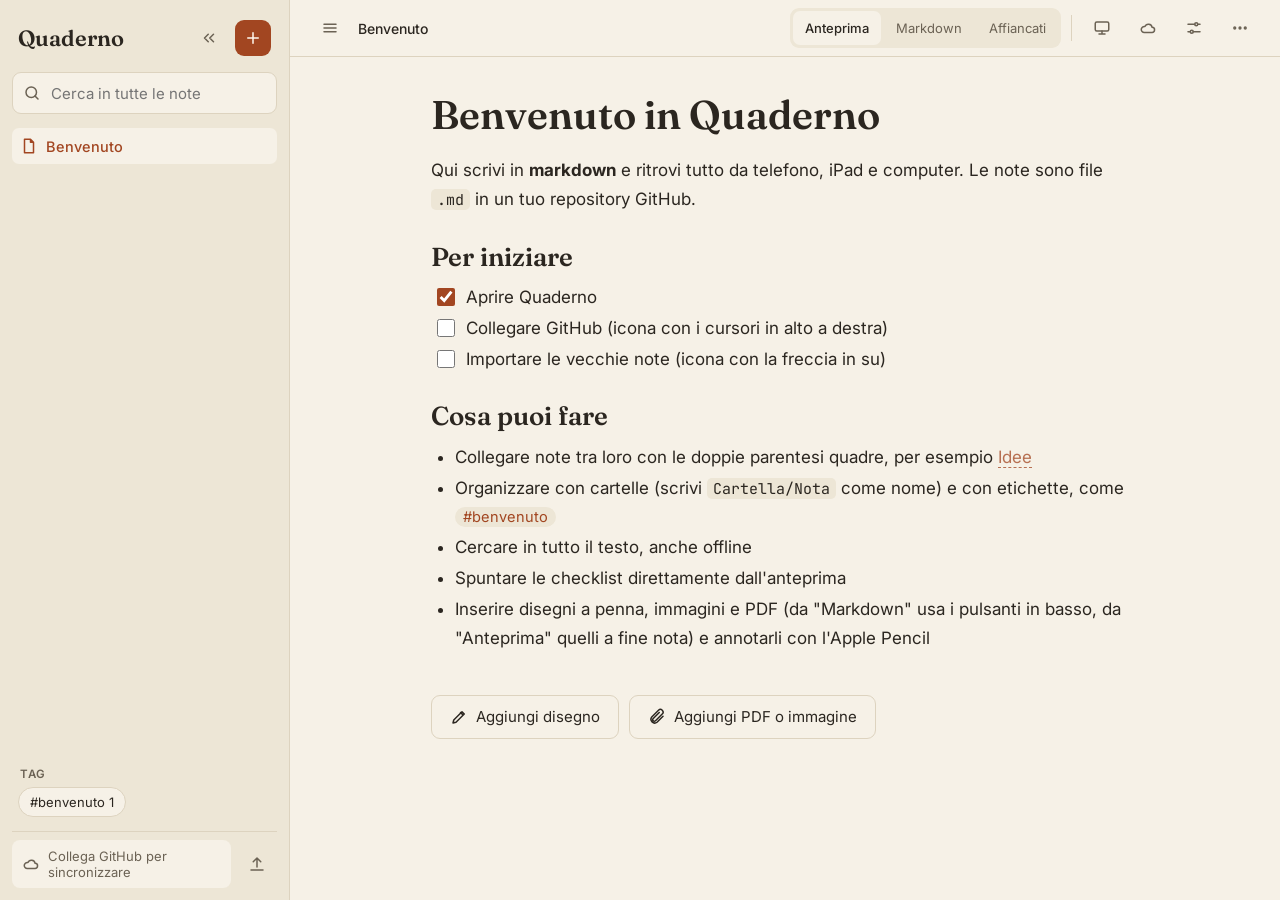
<file: index.html>
<!doctype html>
<html lang="it">
<head>
<meta charset="utf-8">
<title>Quaderno</title>
<meta name="viewport" content="width=device-width, initial-scale=1, viewport-fit=cover">
<meta name="theme-color" id="metaTheme" content="#F6F1E7" media="(prefers-color-scheme: light)">
<meta name="theme-color" id="metaThemeDark" content="#1D1A16" media="(prefers-color-scheme: dark)">
<meta name="color-scheme" content="light dark">
<link rel="manifest" href="manifest.webmanifest">
<link rel="icon" href="icon.svg" type="image/svg+xml">
<link rel="apple-touch-icon" href="apple-touch-icon.png">
<meta name="apple-mobile-web-app-capable" content="yes">
<meta name="mobile-web-app-capable" content="yes">
<meta name="apple-mobile-web-app-title" content="Quaderno">
<link rel="preconnect" href="https://fonts.googleapis.com">
<link rel="stylesheet" href="https://fonts.googleapis.com/css2?family=Fraunces:opsz,wght@9..144,500;9..144,600&family=Inter:wght@400;500;600&family=JetBrains+Mono:wght@400&display=swap">
<script>try{var t=localStorage.getItem('quaderno.theme');if(t==='light'||t==='dark')document.documentElement.dataset.theme=t;}catch(e){}</script>
<link rel="stylesheet" href="app.css">
</head>
<body>

<svg width="0" height="0" style="position:absolute" aria-hidden="true">
  <symbol id="i-folder" viewBox="0 0 24 24"><path d="M3 7a2 2 0 0 1 2-2h4l2 2h8a2 2 0 0 1 2 2v8a2 2 0 0 1-2 2H5a2 2 0 0 1-2-2z"/></symbol>
  <symbol id="i-file" viewBox="0 0 24 24"><path d="M6 3h8l4 4v14H6zM14 3v4h4"/></symbol>
  <symbol id="i-search" viewBox="0 0 24 24"><circle cx="11" cy="11" r="7"/><path d="M20 20l-4-4"/></symbol>
  <symbol id="i-plus" viewBox="0 0 24 24"><path d="M12 5v14M5 12h14"/></symbol>
  <symbol id="i-menu" viewBox="0 0 24 24"><path d="M4 7h16M4 12h16M4 17h16"/></symbol>
  <symbol id="i-cloud" viewBox="0 0 24 24"><path d="M7 18a4 4 0 1 1 .9-7.9A5 5 0 0 1 17.5 11 3.5 3.5 0 0 1 17 18z"/></symbol>
  <symbol id="i-list" viewBox="0 0 24 24"><path d="M9 6h11M9 12h11M9 18h11M4 6h.01M4 12h.01M4 18h.01"/></symbol>
  <symbol id="i-link" viewBox="0 0 24 24"><path d="M10 14a4 4 0 0 0 5.7 0l3-3a4 4 0 0 0-5.7-5.7l-1 1M14 10a4 4 0 0 0-5.7 0l-3 3a4 4 0 0 0 5.7 5.7l1-1"/></symbol>
  <symbol id="i-check" viewBox="0 0 24 24"><rect x="3" y="3" width="18" height="18" rx="4"/><path d="M8 12.5l3 3 5-6"/></symbol>
  <symbol id="i-gear" viewBox="0 0 24 24"><circle cx="12" cy="12" r="3"/><path d="M12 2v3M12 19v3M2 12h3M19 12h3M4.9 4.9l2.1 2.1M17 17l2.1 2.1M4.9 19.1L7 17M17 7l2.1-2.1"/></symbol>
  <symbol id="i-upload" viewBox="0 0 24 24"><path d="M12 16V4M7 9l5-5 5 5M4 20h16"/></symbol>
  <symbol id="i-back" viewBox="0 0 24 24"><path d="M15 5l-7 7 7 7"/></symbol>
  <symbol id="i-more" viewBox="0 0 24 24"><circle cx="5" cy="12" r="1.2"/><circle cx="12" cy="12" r="1.2"/><circle cx="19" cy="12" r="1.2"/></symbol>
  <symbol id="i-sun" viewBox="0 0 24 24"><circle cx="12" cy="12" r="4"/><path d="M12 2v2M12 20v2M2 12h2M20 12h2M5 5l1.5 1.5M17.5 17.5L19 19M5 19l1.5-1.5M17.5 6.5L19 5"/></symbol>
  <symbol id="i-moon" viewBox="0 0 24 24"><path d="M20 14.5A8 8 0 1 1 9.5 4 6.5 6.5 0 0 0 20 14.5z"/></symbol>
  <symbol id="i-auto" viewBox="0 0 24 24"><rect x="3" y="4" width="18" height="12" rx="2"/><path d="M8 20h8M12 16v4"/></symbol>
  <symbol id="i-sliders" viewBox="0 0 24 24"><path d="M4 7h9M17 7h3M4 17h3M11 17h9"/><circle cx="15" cy="7" r="2"/><circle cx="9" cy="17" r="2"/></symbol>
  <symbol id="i-cloudok" viewBox="0 0 24 24"><path d="M7 18a4 4 0 1 1 .9-7.9A5 5 0 0 1 17.5 11 3.5 3.5 0 0 1 17 18z"/><path d="M9.5 13l2 2 3.5-3.5"/></symbol>
  <symbol id="i-pin" viewBox="0 0 24 24"><path d="M9 4h6l-1 6 3 3H7l3-3zM12 13v7"/></symbol>
  <symbol id="i-hide" viewBox="0 0 24 24"><path d="M11 17l-5-5 5-5M18 17l-5-5 5-5"/></symbol>
  <symbol id="i-expand" viewBox="0 0 24 24"><path d="M4 9V4h5M20 9V4h-5M4 15v5h5M20 15v5h-5"/></symbol>
  <symbol id="i-chevron" viewBox="0 0 24 24"><path d="M9 6l6 6-6 6"/></symbol>
</svg>

<div id="scrim" hidden></div>

<button id="sideHandle" class="side-handle" aria-label="Apri la barra laterale" hidden><svg class="ic"><use href="#i-chevron"/></svg></button>

<aside id="sidebar" aria-label="Elenco note">
  <div class="side-head">
    <span class="brand">Quaderno</span>
    <span class="side-head-btns">
      <button id="btnPin" class="btn-ghost only-wide" aria-label="Nascondi la barra laterale"><svg class="ic"><use href="#i-hide"/></svg></button>
      <button id="btnNew" class="btn-accent" aria-label="Nuova nota"><svg class="ic"><use href="#i-plus"/></svg></button>
    </span>
  </div>
  <label class="search">
    <svg class="ic"><use href="#i-search"/></svg>
    <input id="search" type="search" placeholder="Cerca in tutte le note" aria-label="Cerca in tutte le note" autocomplete="off">
  </label>
  <nav id="tree" class="tree" aria-label="Cartelle e note"></nav>
  <div id="tagsBox" hidden>
    <div class="section-label">Tag</div>
    <div id="tags" class="tags"></div>
  </div>
  <div class="side-foot">
    <button id="syncStatus" class="sync" aria-live="polite" title="Sincronizza ora">
      <svg class="ic"><use href="#i-cloud"/></svg>
      <span id="syncText">Non configurato</span>
    </button>
    <div class="foot-actions">
      <button id="btnImport" class="btn-ghost" aria-label="Importa note"><svg class="ic"><use href="#i-upload"/></svg></button>
      <button id="btnSettings2" class="btn-ghost only-narrow" aria-label="Impostazioni e GitHub"><svg class="ic"><use href="#i-sliders"/></svg></button>
      <button id="btnTheme2" class="btn-ghost only-narrow" aria-label="Tema"><svg class="ic"><use href="#i-sun"/></svg></button>
    </div>
  </div>
</aside>

<main id="main">
  <header class="topbar">
    <button id="btnMenu" class="btn-ghost" aria-label="Barra laterale"><svg class="ic"><use href="#i-menu"/></svg></button>
    <div id="crumbs" class="crumbs"></div>
    <div class="top-actions">
      <div id="modeSwitch" class="seg" role="group" aria-label="Modalità" hidden>
        <button id="modePreview" type="button">Anteprima</button>
        <button id="modeEdit" type="button">Markdown</button>
        <button id="modeSplit" type="button" class="only-split">Affiancati</button>
      </div>
      <span class="tsep-top only-wide"></span>
      <button id="btnTheme" class="btn-ghost only-wide" aria-label="Tema" aria-haspopup="menu" aria-expanded="false"><svg class="ic"><use href="#i-sun"/></svg></button>
      <button id="btnSync" class="btn-ghost only-wide" aria-label="Sincronizza ora" data-state="off"><svg class="ic"><use href="#i-cloud"/></svg></button>
      <button id="btnSettings" class="btn-ghost only-wide" aria-label="Impostazioni e GitHub"><svg class="ic"><use href="#i-sliders"/></svg></button>
      <button id="btnNoteMenu" class="btn-ghost" aria-label="Azioni nota" hidden><svg class="ic"><use href="#i-more"/></svg></button>
    </div>
  </header>

  <section id="empty" class="empty">
    <h1>Quaderno</h1>
    <p>Scegli una nota dall'elenco oppure creane una nuova.</p>
    <div class="empty-actions">
      <button id="emptyNew" class="btn-primary">Nuova nota</button>
      <button id="emptyImport" class="btn-secondary">Importa note .md</button>
    </div>
  </section>

  <section id="noteView" hidden>
    <div id="preview" class="doc" tabindex="-1"></div>
    <div id="addRow" class="addrow" hidden>
      <button id="addDraw" type="button" class="btn-secondary"><svg class="ic"><use href="#a-pen"/></svg>Aggiungi disegno</button>
      <button id="addFile" type="button" class="btn-secondary"><svg class="ic"><use href="#a-clip"/></svg>Aggiungi PDF o immagine</button>
    </div>
    <div id="backlinks" class="backlinks" hidden></div>
    <div id="edwrap" class="edwrap" hidden>
      <pre id="hl" class="hl" aria-hidden="true"></pre>
      <textarea id="editor" class="editor" spellcheck="false" autocapitalize="sentences" aria-label="Testo della nota in markdown"></textarea>
    </div>
  </section>

  <div id="toolbar" class="toolbar" hidden role="toolbar" aria-label="Formattazione">
    <button data-fmt="bold" aria-label="Grassetto"><b>B</b></button>
    <button data-fmt="italic" aria-label="Corsivo"><i>I</i></button>
    <button data-fmt="h2" aria-label="Titolo">H</button>
    <button data-fmt="list" aria-label="Elenco"><svg class="ic"><use href="#i-list"/></svg></button>
    <button data-fmt="task" aria-label="Checklist"><svg class="ic"><use href="#i-check"/></svg></button>
    <button data-fmt="wiki" aria-label="Collegamento a nota"><svg class="ic"><use href="#i-link"/></svg></button>
    <button data-fmt="code" aria-label="Codice">&lt;/&gt;</button>
    <span class="tsep"></span>
    <button data-fmt="draw" aria-label="Inserisci un disegno"><svg class="ic"><use href="#a-pen"/></svg></button>
    <button data-fmt="attach" aria-label="Allega un PDF o un'immagine"><svg class="ic"><use href="#a-clip"/></svg></button>
  </div>
</main>

<div id="themeMenu" class="popmenu" role="menu" hidden>
  <div class="pm-label">Tema</div>
  <button type="button" role="menuitemradio" data-theme="light"><svg class="ic"><use href="#i-sun"/></svg>Chiaro<span class="pm-ok">&#10003;</span></button>
  <button type="button" role="menuitemradio" data-theme="dark"><svg class="ic"><use href="#i-moon"/></svg>Scuro<span class="pm-ok">&#10003;</span></button>
  <button type="button" role="menuitemradio" data-theme="auto"><svg class="ic"><use href="#i-auto"/></svg>Come il dispositivo<span class="pm-ok">&#10003;</span></button>
  <div class="pm-label">Testo</div>
  <button type="button" role="menuitem" data-act="style"><svg class="ic"><use href="#i-sliders"/></svg>Aspetto del testo…</button>
</div>

<dialog id="settingsDlg">
  <form method="dialog" id="settingsForm">
    <div class="set-top"><button type="button" id="setBack" class="sty-back" aria-label="Chiudi le impostazioni">&#8592;</button><h2>Impostazioni</h2></div>
    <div class="set-wrap">
      <section class="set-card">
        <h3>Sincronizzazione con GitHub</h3>
        <p class="hint">Le note restano file .md in un tuo repository. Il token resta solo su questo dispositivo: va inserito una volta su ogni telefono o computer.</p>
        <label>Utente o organizzazione<input id="setOwner" autocomplete="off" autocapitalize="none" placeholder="es. marco"></label>
        <label>Repository<input id="setRepo" autocomplete="off" autocapitalize="none" placeholder="es. appunti"></label>
        <label>Branch<input id="setBranch" autocomplete="off" autocapitalize="none" placeholder="main"></label>
        <label>Token di accesso<input id="setToken" type="password" autocomplete="off" autocapitalize="none" placeholder="github_pat_..."></label>
        <details class="howto">
          <summary>Come creo il token</summary>
          <ol>
            <li>Su GitHub: Settings, Developer settings, Personal access tokens, Fine-grained tokens, Generate new token.</li>
            <li>In "Repository access" scegli "Only select repositories" e seleziona solo il repo degli appunti.</li>
            <li>In "Permissions" imposta Contents su "Read and write".</li>
            <li>Copia il token e incollalo qui.</li>
          </ol>
        </details>
        <p id="settingsMsg" class="hint" role="status"></p>
        <div class="dlg-actions">
          <button type="button" id="setClear" class="btn-secondary">Scollega</button>
          <button type="submit" id="setSave" class="btn-primary">Salva e sincronizza</button>
        </div>
      </section>
      <section class="set-card">
        <h3>Tema generale</h3>
        <div id="themeCard" class="sty-box"></div>
      </section>
      <section class="set-card accent">
        <div style="flex:1;min-width:200px"><h3 style="margin-bottom:2px">Aspetto del testo</h3><p class="sub">Palette, colori e font di ogni elemento markdown, con anteprima dal vivo.</p></div>
        <div class="set-dots" id="setDots"></div>
        <button type="button" id="openStyle" class="btn-primary">Apri &#8250;</button>
      </section>
      <p class="hint" style="text-align:center">Versione dell'app: <strong id="appVer"></strong></p>
      <button type="button" id="setCancel" class="btn-secondary" hidden>Chiudi</button>
    </div>
  </form>
</dialog>

<dialog id="menuDlg">
  <div class="menu-list">
    <button id="actRename">Rinomina o sposta</button>
    <button id="actDelete" class="danger">Elimina nota</button>
    <button id="actClose" class="btn-secondary">Annulla</button>
  </div>
</dialog>

<dialog id="importDlg">
  <div class="menu-list">
    <h2>Importa note</h2>
    <p class="hint">Vengono importati file .md, immagini e PDF (fino a 25 MB ciascuno) e poi inviati al repository alla prossima sincronizzazione.</p>
    <button id="impFiles">Scegli file .md</button>
    <button id="impFolder">Scegli una cartella (vault Obsidian)</button>
    <button id="impCancel" class="btn-secondary">Annulla</button>
  </div>
</dialog>

<input id="fileFiles" type="file" accept=".md,.markdown,.txt,.pdf,.png,.jpg,.jpeg,.gif,.webp,.svg,text/markdown,text/plain,image/*,application/pdf" multiple hidden>
<input id="fileFolder" type="file" webkitdirectory multiple hidden>

<div id="toast" role="status" aria-live="polite" hidden></div>

<script src="style.js"></script>
<script src="hl.js"></script>
<script src="md.js"></script>
<script src="ink.js"></script>
<script src="attach.js"></script>
<script src="app.js"></script>
</body>
</html>
</file>
<file: app.css>
:root {
  --bg: #F6F1E7;
  --side: #EDE6D6;
  --line: #DDD3BF;
  --text: #2B2620;
  --muted: #6B6254;
  --accent: #A24621;
  --accent-ink: #FFF8EE;
  --ok: #2F7A4B;
  --warn: #9A5B00;
  --err: #B3261E;
  --code-bg: #EDE6D6;
  --paper: #FFFDF8;
  --dots: #D9CFB8;
  --ink: #2B2620;
  --syn-b: #8C3A18;
  --syn-i: #3F6AA8;
  --syn-code: #2F7A4B;
  --syn-link: #2B6CB0;
  --syn-tag: #7B4FD0;
  --serif: 'Fraunces', Georgia, 'Times New Roman', serif;
  --sans: 'Inter', system-ui, -apple-system, 'Segoe UI', Roboto, sans-serif;
  --mono: 'JetBrains Mono', ui-monospace, Menlo, Consolas, monospace;
  color-scheme: light;
}
:root[data-theme="light"] { color-scheme: light; }
@media (prefers-color-scheme: dark) {
  :root:not([data-theme="light"]) {
    --bg: #1D1A16;
    --side: #26221D;
    --line: #3A342C;
    --text: #EDE6D6;
    --muted: #A79E8C;
    --accent: #E08A63;
    --accent-ink: #1D1A16;
    --ok: #6FCF97;
    --warn: #E5B567;
    --err: #F2928B;
    --code-bg: #2B2620;
    --paper: #24201B;
    --dots: #3A342C;
    --ink: #EDE6D6;
    --syn-b: #F0A27E;
    --syn-i: #8FB3E8;
    --syn-code: #7FD1A0;
    --syn-link: #7DB4F0;
    --syn-tag: #B79BEA;
    color-scheme: dark;
  }
}
:root[data-theme="dark"] {
    --bg: #1D1A16;
    --side: #26221D;
    --line: #3A342C;
    --text: #EDE6D6;
    --muted: #A79E8C;
    --accent: #E08A63;
    --accent-ink: #1D1A16;
    --ok: #6FCF97;
    --warn: #E5B567;
    --err: #F2928B;
    --code-bg: #2B2620;
    --paper: #24201B;
    --dots: #3A342C;
    --ink: #EDE6D6;
    --syn-b: #F0A27E;
    --syn-i: #8FB3E8;
    --syn-code: #7FD1A0;
    --syn-link: #7DB4F0;
    --syn-tag: #B79BEA;
    color-scheme: dark;
}

* { box-sizing: border-box; }
html, body { height: 100%; margin: 0; overscroll-behavior: none; }
html { overflow: hidden; }
body.kb-open { position: fixed; left: 0; right: 0; top: var(--vvt, 0px); height: var(--vvh, 100%); overflow: hidden; }
body {
  display: flex;
  background: var(--bg);
  color: var(--text);
  font-family: var(--sans);
  font-size: 15px;
  -webkit-text-size-adjust: 100%;
}
button, input, textarea { font: inherit; color: inherit; }
button { cursor: pointer; }
[hidden] { display: none !important; }
.ic { width: 18px; height: 18px; fill: none; stroke: currentColor; stroke-width: 2; stroke-linecap: round; stroke-linejoin: round; flex-shrink: 0; }
:focus-visible { outline: 2px solid var(--accent); outline-offset: 2px; }

/* ---------- sidebar ---------- */
#sidebar {
  width: 290px;
  flex-shrink: 0;
  background: var(--side);
  border-right: 1px solid var(--line);
  display: flex;
  flex-direction: column;
  gap: 14px;
  padding: 18px 12px 12px;
  padding-top: max(18px, env(safe-area-inset-top));
  height: 100%;
  overflow: hidden;
}
.side-head { display: flex; align-items: center; justify-content: space-between; padding: 0 6px; }
.brand { font-family: var(--serif); font-weight: 600; font-size: 22px; }
.btn-accent { width: 36px; height: 36px; border: 0; border-radius: 9px; background: var(--accent); color: var(--accent-ink); display: flex; align-items: center; justify-content: center; }
.btn-ghost { width: 40px; height: 40px; border: 0; background: none; border-radius: 8px; color: var(--muted); display: flex; align-items: center; justify-content: center; }
.btn-ghost:hover { background: var(--bg); color: var(--text); }
.search { display: flex; align-items: center; gap: 8px; background: var(--bg); border: 1px solid var(--line); border-radius: 9px; padding: 0 10px; color: var(--muted); }
.search input { flex: 1; min-width: 0; border: 0; background: none; outline: none; height: 40px; font-size: 15px; color: var(--text); }
.search:focus-within { border-color: var(--accent); }

.tree { flex: 1; overflow-y: auto; display: flex; flex-direction: column; gap: 1px; min-height: 0; }
.row { display: flex; align-items: center; gap: 8px; width: 100%; min-height: 36px; padding: 6px 8px; border: 0; background: none; border-radius: 7px; text-align: left; color: var(--text); font-size: 14.5px; }
.row:hover { background: color-mix(in srgb, var(--bg) 60%, transparent); }
.row .ic { color: var(--muted); }
.row .count { margin-left: auto; color: var(--muted); font-size: 12px; }
.row .name { overflow: hidden; text-overflow: ellipsis; white-space: nowrap; }
.row.folder .chev { transition: transform .12s; width: 14px; height: 14px; }
.row.folder.open .chev { transform: rotate(90deg); }
.row.active { background: var(--bg); color: var(--accent); font-weight: 500; }
.row.active .ic { color: var(--accent); }
.row.dirty .name::after { content: ' •'; color: var(--warn); }
.hit { align-items: flex-start; flex-direction: column; gap: 2px; }
.hit .snip { color: var(--muted); font-size: 12.5px; line-height: 1.4; white-space: normal; }
.hit mark { background: color-mix(in srgb, var(--accent) 28%, transparent); color: inherit; border-radius: 2px; }
.list-note { padding: 8px; color: var(--muted); font-size: 13.5px; }

.section-label { padding: 0 8px 6px; font-size: 11.5px; font-weight: 600; letter-spacing: .06em; text-transform: uppercase; color: var(--muted); }
.tags { display: flex; flex-wrap: wrap; gap: 6px; padding: 0 6px; max-height: 110px; overflow-y: auto; }
.chip { font-size: 13px; padding: 4px 11px; min-height: 30px; border-radius: 99px; background: var(--bg); border: 1px solid var(--line); }
.chip.on { background: var(--accent); color: var(--accent-ink); border-color: var(--accent); }

.side-foot { display: flex; align-items: center; justify-content: space-between; gap: 6px; padding-top: 8px; border-top: 1px solid var(--line); padding-bottom: env(safe-area-inset-bottom); }
.sync { display: flex; align-items: center; gap: 8px; border: 0; background: var(--bg); border-radius: 8px; padding: 8px 10px; font-size: 13px; color: var(--muted); text-align: left; min-height: 40px; flex: 1; min-width: 0; }
.sync[data-state="ok"] .ic { color: var(--ok); }
.sync[data-state="pending"] .ic { color: var(--warn); }
.sync[data-state="busy"] .ic { color: var(--accent); animation: pulse 1s ease-in-out infinite; }
.sync[data-state="err"] .ic { color: var(--err); }
@keyframes pulse { 50% { opacity: .35; } }
.foot-actions { display: flex; }

/* ---------- main ---------- */
#main { flex: 1; min-width: 0; height: 100%; display: flex; flex-direction: column; }
.topbar { display: flex; align-items: center; gap: 8px; padding: 8px 20px; padding-top: max(8px, env(safe-area-inset-top)); border-bottom: 1px solid var(--line); min-height: 56px; }
.crumbs { flex: 1; min-width: 0; color: var(--muted); font-size: 14px; white-space: nowrap; overflow: hidden; text-overflow: ellipsis; }
.top-actions { display: flex; align-items: center; gap: 6px; }
.seg { display: flex; gap: 3px; background: var(--side); padding: 3px; border-radius: 9px; }
.seg button { border: 0; background: none; padding: 6px 12px; min-height: 34px; border-radius: 7px; font-size: 13px; color: var(--muted); }
.seg button.on { background: var(--bg); color: var(--text); font-weight: 500; }

#noteView { flex: 1; min-height: 0; overflow-y: auto; position: relative; display: flex; flex-direction: column; }
.empty { margin: auto; text-align: center; padding: 24px; max-width: 420px; }
.empty h1 { font-family: var(--serif); font-weight: 600; font-size: 38px; margin: 0 0 8px; }
.empty p { color: var(--muted); margin: 0 0 20px; }
.empty-actions { display: flex; gap: 10px; justify-content: center; flex-wrap: wrap; }

.btn-primary, .btn-secondary { min-height: 44px; padding: 0 18px; border-radius: 9px; border: 1px solid var(--accent); }
.btn-primary { background: var(--accent); color: var(--accent-ink); }
.btn-secondary { background: none; border-color: var(--line); color: var(--text); }

/* ---------- documento (anteprima) ---------- */
.doc { padding: 36px 56px 24px; width: 100%; max-width: 820px; margin: 0 auto; font-size: 17px; line-height: 1.7; outline: none; }
.doc h1 { font-family: var(--f-h1, var(--serif)); color: var(--c-h1, inherit); font-weight: 600; font-size: calc(40px * var(--k-h1, 1)); line-height: 1.12; margin: 0 0 18px; }
.doc h2 { font-family: var(--f-h2, var(--serif)); color: var(--c-h2, inherit); font-weight: 600; font-size: calc(26px * var(--k-h2, 1)); line-height: 1.2; margin: 28px 0 10px; }
.doc h3 { font-family: var(--f-h3, var(--serif)); color: var(--c-h3, inherit); font-weight: 600; font-size: calc(21px * var(--k-h3, 1)); margin: 22px 0 8px; }
.doc h5 { font-family: var(--f-h5, inherit); color: var(--c-h5, inherit); font-size: calc(16px * var(--k-h5, 1)); }
.doc h6 { font-family: var(--f-h6, inherit); color: var(--c-h6, inherit); font-size: calc(15px * var(--k-h6, 1)); }
.doc h4, .doc h5, .doc h6 { margin: 18px 0 6px; }
.doc h4 { font-family: var(--f-h4, inherit); color: var(--c-h4, inherit); font-size: calc(17px * var(--k-h4, 1)); margin: 18px 0 6px; }
.doc { font-family: var(--f-body, inherit); color: var(--c-body, inherit); }
.doc strong { font-family: var(--f-bold, inherit); color: var(--c-bold, inherit); }
.doc em { font-family: var(--f-italic, inherit); color: var(--c-italic, inherit); }
.doc p { margin: 0 0 14px; }
.doc ul, .doc ol { margin: 0 0 14px; padding-left: 24px; }
.doc li { margin: 2px 0; }
.doc li.task { list-style: none; margin-left: -22px; }
.doc li.task input { width: 18px; height: 18px; margin-right: 6px; vertical-align: -3px; accent-color: var(--c-todo, var(--accent)); }
.doc li.task input:checked { accent-color: var(--c-done, var(--accent)); }
.doc li.task input:checked + * { color: var(--muted); }
.doc blockquote { margin: 0 0 14px; padding: 2px 0 2px 16px; border-left: 3px solid var(--c-quote, var(--line)); color: var(--c-quote, var(--muted)); font-family: var(--f-quote, inherit); }
.doc hr { border: 0; border-top: 1px solid var(--line); margin: 24px 0; }
.doc code { font-family: var(--f-code, var(--mono)); color: var(--c-code, inherit); font-size: .88em; background: var(--code-bg); padding: 1px 6px; border-radius: 5px; }
.doc pre { background: var(--code-bg); padding: 14px 16px; border-radius: 9px; overflow-x: auto; margin: 0 0 16px; }
.doc pre code { background: none; padding: 0; font-size: 14px; line-height: 1.6; }
.doc a { color: var(--c-link, var(--accent)); font-family: var(--f-link, inherit); }
.doc del { color: var(--c-strike, inherit); font-family: var(--f-strike, inherit); }
.doc mark.hi { background: color-mix(in srgb, var(--c-mark, #F2C230) 38%, transparent); color: inherit; font-family: var(--f-mark, inherit); border-radius: 3px; padding: 0 2px; }
.doc li { font-family: var(--f-bullet, inherit); }
.doc li::marker { color: var(--c-bullet, inherit); }
.doc li.task { font-family: var(--f-todo, inherit); }
.doc li.task:has(input:checked) { font-family: var(--f-done, inherit); }
.doc a.wiki { color: var(--c-wiki, var(--accent)); font-family: var(--f-wiki, inherit); text-decoration: none; border-bottom: 1px solid currentColor; }
.doc a.wiki.missing { border-bottom-style: dashed; opacity: .75; }
.doc a.tag { color: var(--c-tag, var(--accent)); font-family: var(--f-tag, inherit); text-decoration: none; background: var(--side); padding: 1px 8px; border-radius: 99px; font-size: .86em; }
.doc .meta { font-family: var(--mono); font-size: 13px; color: var(--muted); background: var(--side); padding: 10px 14px; border-radius: 9px; white-space: pre-wrap; margin-bottom: 18px; }
.doc .img-note { color: var(--muted); font-style: italic; }
.doc .table-wrap { overflow-x: auto; margin: 0 0 16px; }
.doc table { border-collapse: collapse; font-size: 15px; }
.doc th, .doc td { border: 1px solid var(--line); padding: 6px 12px; text-align: left; }
.doc th { background: var(--side); }
.doc .note-title { font-family: var(--serif); font-weight: 600; font-size: 40px; line-height: 1.12; margin: 0 0 10px; }
.doc .note-meta { color: var(--muted); font-size: 13px; margin-bottom: 22px; }

.backlinks { width: 100%; max-width: 820px; margin: 0 auto; padding: 12px 56px 40px; }
.backlinks .section-label { padding-left: 0; }
.backlinks .links { display: flex; flex-wrap: wrap; gap: 8px; }
.backlinks button { border: 1px solid var(--line); background: var(--side); border-radius: 8px; padding: 7px 12px; min-height: 36px; font-size: 14px; color: var(--accent); }

/* ---------- editor ---------- */
.edwrap { flex: 1; min-height: 0; width: 100%; max-width: 820px; margin: 0 auto; position: relative; }
.editor, .hl { position: absolute; inset: 0; width: 100%; height: 100%; box-sizing: border-box; margin: 0; border: 0; padding: 28px 56px 40px; font-family: var(--f-src, var(--mono)); font-size: 15px; line-height: 1.75; letter-spacing: 0; tab-size: 2; white-space: pre-wrap; overflow-wrap: break-word; word-break: normal; overflow-x: hidden; overflow-y: scroll; -webkit-text-size-adjust: 100%; }
.editor { background: transparent; resize: none; outline: none; color: transparent; -webkit-text-fill-color: transparent; caret-color: var(--text); z-index: 1; }
.editor::selection { background: color-mix(in srgb, var(--accent) 30%, transparent); -webkit-text-fill-color: transparent; }
.hl { color: var(--c-src, var(--text)); pointer-events: none; scrollbar-width: none; }
.hl::-webkit-scrollbar { display: none; }
.hl span { font-weight: 400; font-style: normal; }
.s-mark { color: var(--muted); opacity: .75; }
.s-h { color: var(--accent); }
.s-h1 { color: var(--c-h1, var(--accent)); }
.s-h2 { color: var(--c-h2, var(--accent)); }
.s-h3 { color: var(--c-h3, var(--accent)); }
.s-h4 { color: var(--c-h4, var(--accent)); }
.s-h5 { color: var(--c-h5, var(--accent)); }
.s-h6 { color: var(--c-h6, var(--accent)); }
.s-b { color: var(--c-bold, var(--syn-b)); }
.s-i { color: var(--c-italic, var(--syn-i)); }
.s-del { color: var(--c-strike, var(--muted)); text-decoration: line-through; }
.s-hi { background: color-mix(in srgb, var(--c-mark, #F2C230) 38%, transparent); border-radius: 3px; }
.s-code, .s-codeline { color: var(--c-code, var(--syn-code)); }
.s-codeline { background: color-mix(in srgb, var(--c-code, var(--syn-code)) 9%, transparent); }
.s-fence { color: var(--muted); }
.s-wiki { color: var(--c-wiki, var(--accent)); text-decoration: underline dotted; text-underline-offset: 3px; }
.s-link { color: var(--c-link, var(--syn-link)); }
.s-url { color: var(--muted); }
.s-tag { color: var(--c-tag, var(--syn-tag)); }
.s-math { color: var(--c-code, var(--syn-code)); }
.math-block { margin: .9em 0; overflow-x: auto; text-align: center; }
.math[data-display] { display: block; }
.katex { font-size: 1.08em; }
.s-quote { color: var(--c-quote, var(--syn-i)); }
.s-bullet { color: var(--c-bullet, var(--accent)); }
.s-todo { color: var(--c-todo, var(--warn)); }
.s-done { color: var(--c-done, var(--ok)); }

.toolbar { display: flex; justify-content: center; gap: 4px; padding: 6px 10px; border-top: 1px solid var(--line); background: var(--side); padding-bottom: max(6px, env(safe-area-inset-bottom)); }
.toolbar button { width: 46px; height: 46px; border: 0; background: none; border-radius: 10px; font-size: 16px; color: var(--text); display: flex; align-items: center; justify-content: center; }
.toolbar button:hover { background: var(--bg); }

/* ---------- dialog ---------- */
dialog { border: 1px solid var(--line); border-radius: 14px; background: var(--bg); color: var(--text); padding: 22px; width: min(440px, calc(100vw - 24px)); }
dialog::backdrop { background: rgba(0, 0, 0, .45); }
dialog h2 { font-family: var(--serif); font-weight: 600; margin: 0 0 8px; font-size: 22px; }
dialog label { display: block; font-size: 13px; color: var(--muted); margin-top: 12px; }
dialog input { display: block; width: 100%; margin-top: 4px; height: 42px; padding: 0 12px; border: 1px solid var(--line); border-radius: 8px; background: var(--side); color: var(--text); font-size: 15px; }
.hint { color: var(--muted); font-size: 13.5px; line-height: 1.5; margin: 6px 0; }
.howto { margin-top: 12px; font-size: 13.5px; color: var(--muted); }
.howto summary { cursor: pointer; min-height: 32px; display: flex; align-items: center; }
.howto ol { padding-left: 20px; line-height: 1.55; }
.dlg-actions { display: flex; gap: 8px; justify-content: flex-end; flex-wrap: wrap; margin-top: 16px; }
.menu-list { display: flex; flex-direction: column; gap: 8px; }
.menu-list button { min-height: 46px; border-radius: 9px; border: 1px solid var(--line); background: var(--side); text-align: left; padding: 0 14px; }
.menu-list button.danger { color: var(--err); }
.menu-list .btn-secondary { background: none; }

#toast { position: fixed; left: 50%; bottom: calc(24px + env(safe-area-inset-bottom)); transform: translateX(-50%); background: var(--text); color: var(--bg); padding: 10px 16px; border-radius: 10px; font-size: 14px; max-width: min(90vw, 460px); z-index: 50; }

#scrim { position: fixed; inset: 0; background: rgba(0, 0, 0, .4); z-index: 20; }
.only-narrow { display: none; }
.only-split { display: none; }
@media (min-width: 700px) { .only-split { display: inline-block; } }

/* ---------- telefono ---------- */
@media (max-width: 800px) {
  .only-wide { display: none !important; }
  #sidebar { position: fixed; left: 0; top: 0; bottom: 0; width: min(320px, 86vw); z-index: 30; transform: translateX(-102%); transition: transform .18s ease; visibility: hidden; }
  #sidebar.open { transform: none; visibility: visible; }
  .topbar { padding: 6px 8px; }
  .doc { padding: 20px 20px 16px; font-size: 16.5px; }
  .doc h1, .doc .note-title { font-size: 30px; }
  .backlinks { padding: 8px 20px 32px; }
  .editor, .hl { padding: 18px 20px 30px; font-size: 15px; }
  .seg button { padding: 6px 10px; }
}

/* ---------- barra laterale a scomparsa (schermi larghi) ---------- */
body.side-hidden #sidebar { position: fixed; left: 0; top: 0; bottom: 0; width: 320px; z-index: 30; transform: translateX(-102%); transition: transform .18s ease; visibility: hidden; box-shadow: 0 0 40px rgba(0, 0, 0, .25); }
body.side-hidden #sidebar.open { transform: none; visibility: visible; }
.side-handle { position: fixed; left: 0; top: 50%; margin-top: -42px; width: 22px; height: 84px; z-index: 15; border: 1px solid var(--line); border-left: 0; border-radius: 0 14px 14px 0; background: var(--side); color: var(--muted); display: flex; align-items: center; justify-content: center; padding: 0; }
.side-handle:hover { color: var(--text); }
.side-head-btns { display: flex; align-items: center; gap: 6px; }
.tsep-top { width: 1px; height: 26px; background: var(--line); margin: 0 4px; }
.btn-ghost[data-state="ok"] .ic { color: var(--ok); }
.btn-ghost[data-state="pending"] .ic { color: var(--warn); }
.btn-ghost[data-state="busy"] .ic { color: var(--accent); animation: pulse 1s ease-in-out infinite; }
.btn-ghost[data-state="err"] .ic { color: var(--err); }
.popmenu { position: fixed; z-index: 60; width: 210px; background: var(--paper); border: 1px solid var(--line); border-radius: 14px; padding: 6px; box-shadow: 0 12px 32px rgba(0, 0, 0, .25); }
.popmenu .pm-label { font-size: 12px; font-weight: 600; letter-spacing: .06em; text-transform: uppercase; color: var(--muted); padding: 8px 10px 4px; }
.popmenu button { display: flex; align-items: center; gap: 10px; width: 100%; min-height: 44px; border: 0; border-radius: 9px; background: none; padding: 0 10px; text-align: left; font-size: 15px; color: var(--text); }
.popmenu button:hover, .popmenu button.on { background: var(--side); }
.popmenu .pm-ok { margin-left: auto; color: var(--accent); visibility: hidden; }
.popmenu button.on .pm-ok { visibility: visible; }
@media (max-width: 800px) { .only-narrow { display: flex; } }

/* ---------- vista affiancata: markdown e anteprima ---------- */
#noteView.split { flex-direction: row; overflow: hidden; }
#noteView.split #preview { flex: 1 1 0; min-width: 0; max-width: none; margin: 0; overflow-y: auto; height: 100%; padding: 28px 32px 24px; }
#noteView.split .edwrap { flex: 0 0 var(--split, 50%); width: auto; max-width: none; margin: 0; min-height: 0; height: 100%; }
#noteView.split .editor, #noteView.split .hl { padding: 28px 28px 40px 32px; }
#noteView.split #addRow, #noteView.split #backlinks { display: none !important; }
#noteView.split #preview.has-bar { padding-bottom: 130px; }
.splitter { flex: 0 0 1px; background: var(--line); position: relative; cursor: col-resize; touch-action: none; }
.splitter::before { content: ''; position: absolute; left: -10px; right: -10px; top: 0; bottom: 0; }
.splitter i { position: absolute; left: -13px; top: 50%; margin-top: -30px; width: 26px; height: 60px; border-radius: 13px; background: var(--side); border: 1px solid var(--line); display: flex; flex-direction: column; align-items: center; justify-content: center; gap: 5px; }
.splitter i b { width: 4px; height: 4px; border-radius: 50%; background: var(--muted); display: block; }
.panehead { display: none; }

/* ---------- aggiunta di disegni e allegati ---------- */
.toolbar .tsep { width: 1px; height: 28px; background: var(--line); margin: 0 6px; align-self: center; }
.addrow { width: 100%; max-width: 820px; margin: 0 auto; padding: 4px 56px 0; display: flex; gap: 10px; flex-wrap: wrap; }
.addrow button { display: inline-flex; align-items: center; gap: 8px; }
.addrow[hidden] + .backlinks { padding-top: 12px; }
#noteView.has-bar { padding-bottom: 130px; }

/* ---------- blocchi di disegno, immagini e PDF ---------- */
.doc .inkblock, .doc .media { position: relative; margin: 6px 0 18px; border-radius: 14px; }
.doc .inkblock { border: 1.5px solid var(--line); background: radial-gradient(var(--dots) 1.2px, transparent 1.2px) 0 0 / 24px 24px, var(--paper); }
.doc .inkblock .paper { border-radius: 12px; overflow: hidden; }
.doc .inkblock.active { border: 2px solid var(--accent); }
.doc .inkblock.active::before, .doc .media.active::before { content: 'In modifica'; position: absolute; left: 14px; top: -13px; z-index: 3; background: var(--accent); color: var(--accent-ink); font-size: 12px; font-weight: 600; padding: 3px 10px; border-radius: 99px; pointer-events: none; }
.ink-svg { display: block; width: 100%; height: auto; }
.ink-svg.inking, .ov.inking { touch-action: none; cursor: crosshair; -webkit-user-select: none; user-select: none; -webkit-touch-callout: none; }
.blk-btn { position: absolute; right: 10px; top: 10px; z-index: 2; display: inline-flex; align-items: center; gap: 6px; min-height: 40px; padding: 0 14px; border: 1px solid var(--accent); border-radius: 9px; background: var(--bg); color: var(--accent); font-size: 14px; font-weight: 500; }
.inkblock.active .blk-btn, .media.active .blk-btn { display: none; }

.doc .media { border: 1px solid var(--line); background: var(--side); overflow: visible; }
.doc .media.active { outline: 2px solid var(--accent); }
.mediabar { display: flex; align-items: center; gap: 8px; min-height: 48px; padding: 0 8px 0 14px; font-size: 14px; color: var(--muted); }
.mediabar .mname { color: var(--text); font-weight: 500; overflow: hidden; text-overflow: ellipsis; white-space: nowrap; min-width: 0; }
.mediabar .sp { flex: 1; }
.mbtn { width: 44px; height: 44px; border: 0; background: none; border-radius: 8px; color: var(--text); display: flex; align-items: center; justify-content: center; }
.mbtn:disabled { opacity: .3; cursor: default; }
.mtxt { min-height: 40px; padding: 0 14px; border: 1px solid var(--accent); border-radius: 9px; background: none; color: var(--accent); font-size: 14px; font-weight: 500; }
.pagebox { position: relative; width: 100%; background: #FFFFFF; --ink: #2B2620; overflow: hidden; }
.media > .pagebox { border-radius: 0 0 13px 13px; }
.imgblock > .pagebox { border-radius: 13px; }
.pagebox canvas, .pagebox img { display: block; width: 100%; height: auto; }
.pagebox .ov { position: absolute; inset: 0; width: 100%; height: 100%; pointer-events: none; }
.pagebox .ov.inking { pointer-events: auto; }
.pdfmsg { position: absolute; inset: 0; display: flex; align-items: center; justify-content: center; text-align: center; padding: 20px; color: #6B6254; background: #FFFFFF; font-size: 14px; }
.pagebox:not(.on-page) .pdfmsg { position: static; }
.doc .remote-img { max-width: 100%; height: auto; border-radius: 10px; }

/* ---------- barra flottante di disegno ---------- */
.inkwrap { position: fixed; left: 0; right: 0; bottom: calc(18px + env(safe-area-inset-bottom)); z-index: 40; display: flex; flex-direction: column; align-items: center; gap: 8px; pointer-events: none; padding: 0 8px; }
.inkwrap > * { pointer-events: auto; max-width: 100%; }
@media (min-width: 801px) { .inkwrap { left: 290px; } body.side-hidden .inkwrap { left: 0; } }
.inkbar { display: flex; align-items: center; justify-content: center; flex-wrap: wrap; gap: 4px; background: #2B2620; color: #F6F1E7; border: 1px solid #4A4339; border-radius: 22px; padding: 8px 10px; box-shadow: 0 10px 30px rgba(0, 0, 0, .35); }
.inkbar .ibtn { width: 44px; height: 46px; border: 0; border-radius: 14px; background: none; color: #F6F1E7; display: flex; align-items: center; justify-content: center; }
.inkbar .ibtn:hover { background: #3A342C; }
.inkbar .ibtn.on { background: #D2693F; color: #1D1A16; }
.inkbar .ibtn:disabled { opacity: .35; cursor: default; }
.inkbar .icol { width: 34px; height: 44px; border: 0; background: none; display: flex; align-items: center; justify-content: center; }
.inkbar .icol span { width: 24px; height: 24px; border-radius: 50%; display: block; }
.inkbar .icol.on span { box-shadow: 0 0 0 3px #2B2620, 0 0 0 5px #F6F1E7; }
.inkbar .isep { width: 1px; height: 30px; background: #5A5246; margin: 0 4px; }
.inkbar .sizebar { display: block; width: 26px; background: currentColor; border-radius: 4px; }
.inkbar .idone { min-height: 44px; padding: 0 18px; border: 0; border-radius: 14px; background: #F6F1E7; color: #2B2620; font-size: 15px; font-weight: 600; }
.inksel { display: flex; align-items: center; gap: 4px; background: #2B2620; color: #F6F1E7; border: 1px solid #4A4339; border-radius: 14px; padding: 4px 6px 4px 14px; box-shadow: 0 8px 22px rgba(0, 0, 0, .3); }
.inksel .sellabel { font-size: 13px; color: #B9AF9B; margin-right: 6px; }
.inksel button { display: inline-flex; align-items: center; gap: 6px; min-height: 40px; padding: 0 12px; border: 0; border-radius: 9px; background: none; color: #F6F1E7; font-size: 14px; }
.inksel button.danger { color: #F2928B; }
@media (max-width: 800px) {
  .addrow { padding: 4px 20px 0; }
  .inkbar { padding: 6px 8px; }
  .inkbar .icol { width: 36px; }
}

/* Safari non rispetta touch-action sugli SVG: lo applico anche ai contenitori HTML mentre si disegna */
.inkblock.active, .inkblock.active .paper, .media.active, .pagebox.active { touch-action: none; -webkit-user-select: none; user-select: none; -webkit-touch-callout: none; }

/* ---------- colore e spessore: popover sopra la barra ---------- */
.inkbar .icolor-btn { display: flex; align-items: center; gap: 6px; height: 46px; min-width: 64px; padding: 0 10px; border: 0; border-radius: 14px; background: #3A342C; color: #F6F1E7; }
.inkbar .icolor-btn[aria-expanded="true"] { background: #4A4339; }
.inkbar .cdot { display: block; width: 24px; height: 24px; border-radius: 50%; border: 2px solid #F6F1E7; background: #F6F1E7; flex-shrink: 0; }
.inkpop { width: min(500px, calc(100vw - 16px)); background: var(--paper); color: var(--text); border: 1px solid var(--line); border-radius: 18px; padding: 12px 14px 14px; box-shadow: 0 14px 40px rgba(0, 0, 0, .3); }
.ptabs { display: flex; gap: 4px; background: var(--side); padding: 3px; border-radius: 10px; margin-bottom: 12px; }
.ptabs button { flex: 1; border: 0; background: none; min-height: 40px; border-radius: 8px; font-size: 14px; color: var(--muted); }
.ptabs button.on { background: var(--bg); color: var(--text); font-weight: 500; }
.plabel { font-size: 12px; font-weight: 600; letter-spacing: .06em; text-transform: uppercase; color: var(--muted); margin: 2px 0 6px; }
.pcols { display: flex; flex-wrap: wrap; gap: 6px; }
.pcols.small { gap: 4px; }
.psw { width: 44px; height: 44px; border: 0; background: none; padding: 0; display: flex; align-items: center; justify-content: center; border-radius: 50%; }
.psw span { width: 32px; height: 32px; border-radius: 50%; display: block; border: 2px solid var(--paper); box-shadow: 0 0 0 1px var(--line); }
.psw.on span { box-shadow: 0 0 0 3px var(--accent); }
.psw.plus { font-size: 24px; color: var(--muted); border: 1.5px dashed var(--muted); width: 36px; height: 36px; margin: 4px; }
.wheelrow { display: flex; gap: 16px; align-items: flex-start; flex-wrap: wrap; }
.wheel { position: relative; border-radius: 50%; background: conic-gradient(#ff3b30, #ffcc00, #34c759, #00c7be, #007aff, #af52de, #ff2d55, #ff3b30); flex-shrink: 0; touch-action: none; -webkit-user-select: none; user-select: none; }
.wheel-in { position: absolute; border-radius: 50%; background: var(--paper); }
.wheel-sv { position: absolute; border-radius: 8px; }
.wknob { position: absolute; width: 20px; height: 20px; margin: -10px 0 0 -10px; border-radius: 50%; border: 3px solid #fff; box-shadow: 0 0 0 1px #2B2620; pointer-events: none; }
.wside { flex: 1; min-width: 200px; display: flex; flex-direction: column; gap: 8px; }
.wrow { display: flex; align-items: center; gap: 10px; }
.wprev { width: 44px; height: 44px; border-radius: 50%; box-shadow: 0 0 0 1px var(--line); flex-shrink: 0; }
.whex { font-family: var(--mono); font-size: 15px; width: 110px; height: 44px; padding: 0 12px; border: 1px solid var(--line); border-radius: 8px; background: var(--bg); color: var(--text); }
.psave { min-height: 44px; border: 1px solid var(--line); border-radius: 10px; background: var(--bg); font-size: 14px; color: var(--text); }
.widthtab .wline { display: flex; align-items: center; gap: 14px; }
.wslider { flex: 1; min-width: 0; height: 44px; margin: 0; -webkit-appearance: none; appearance: none; background: transparent; }
.wslider::-webkit-slider-runnable-track { height: 6px; border-radius: 3px; background: linear-gradient(to right, var(--accent) var(--pct, 40%), var(--line) var(--pct, 40%)); }
.wslider::-moz-range-track { height: 6px; border-radius: 3px; background: linear-gradient(to right, var(--accent) var(--pct, 40%), var(--line) var(--pct, 40%)); }
.wslider::-webkit-slider-thumb { -webkit-appearance: none; width: 28px; height: 28px; margin-top: -11px; border-radius: 50%; background: var(--paper); border: 2px solid var(--accent); }
.wslider::-moz-range-thumb { width: 24px; height: 24px; border-radius: 50%; background: var(--paper); border: 2px solid var(--accent); }
.wval { width: 38px; text-align: right; font-size: 14px; }
.wprevsvg { width: 90px; height: 36px; flex-shrink: 0; }
.wdots { display: flex; justify-content: space-between; margin-top: 4px; }
.wdots button { width: 48px; height: 44px; border: 0; background: none; display: flex; align-items: center; justify-content: center; border-radius: 10px; }
.wdots button i { display: block; border-radius: 50%; background: var(--text); }
.wdots button.on { background: var(--side); }
.wdots button.on i { background: var(--accent); }

/* ---------- lettore PDF a schermo intero con foglio note ---------- */
.reader { position: fixed; inset: 0; z-index: 35; display: flex; background: #3A342C; color: #F6F1E7; }
.reader-open .inkwrap { left: 0 !important; bottom: auto; top: calc(58px + env(safe-area-inset-top)); }
.rd-thumbs { width: 92px; flex-shrink: 0; background: #2B2620; overflow-y: auto; display: flex; flex-direction: column; align-items: center; gap: 10px; padding: 14px 0; padding-top: max(14px, env(safe-area-inset-top)); }
.rd-th { position: relative; width: 62px; min-height: 80px; flex-shrink: 0; padding: 0; border: 1.5px solid #5A5246; border-radius: 6px; background: #FFFDF8; overflow: hidden; display: block; }
.rd-th canvas { display: block; width: 100%; height: auto; min-height: 76px; }
.rd-thn { position: absolute; left: 0; right: 0; bottom: 2px; text-align: center; font-size: 12px; color: #2B2620; text-shadow: 0 0 3px #fff; }
.rd-th.on { border: 2.5px solid #D2693F; }
.rd-dot { position: absolute; top: 4px; right: 4px; width: 9px; height: 9px; border-radius: 50%; background: #D2693F; display: none; }
.rd-th.has .rd-dot { display: block; }
.rd-main { flex: 1; min-width: 0; display: flex; flex-direction: column; position: relative; }
.rd-top { display: flex; align-items: center; gap: 8px; min-height: 52px; padding: 0 12px; padding-top: env(safe-area-inset-top); flex-shrink: 0; }
.rd-top .mbtn, .rd-top .mtxt { color: #F6F1E7; }
.rd-top .mtxt { border-color: #6B6254; display: inline-flex; align-items: center; gap: 8px; }
.rd-top .sp, .rd-sheethead .sp { flex: 1; }
.rd-name { font-size: 15px; overflow: hidden; text-overflow: ellipsis; white-space: nowrap; min-width: 0; }
.rd-count { font-size: 14px; opacity: .7; margin-left: 6px; white-space: nowrap; }
.rd-pagewrap { flex: 1; min-height: 0; overflow-y: auto; padding: 0 32px; display: flex; flex-direction: column; align-items: center; touch-action: pan-y; }
.rd-pagewrap .pagebox { max-width: 720px; border-radius: 6px; flex-shrink: 0; box-shadow: 0 4px 18px rgba(0, 0, 0, .4); --ink: #2B2620; }
.rd-sheet { position: relative; flex: 0 0 auto; height: var(--sheet-h, 46%); max-height: 70%; background: var(--paper); color: var(--text); border-radius: 22px 22px 0 0; box-shadow: 0 -10px 30px rgba(0, 0, 0, .35); display: flex; flex-direction: column; }
.rd-sheet.collapsed { height: auto; flex: 0 0 auto; }
.rd-sheet.collapsed .rd-ednote, .rd-sheet.collapsed .rd-tb { display: none; }
.rd-grip { height: 24px; flex-shrink: 0; display: flex; align-items: center; justify-content: center; cursor: row-resize; touch-action: none; }
.rd-grip span { width: 44px; height: 5px; border-radius: 3px; background: var(--line); }
.rd-sheethead { display: flex; align-items: center; gap: 4px; padding: 0 12px 6px 22px; flex-shrink: 0; }
.rd-title { margin: 0; font-family: var(--serif); font-weight: 600; font-size: 19px; white-space: nowrap; }
.rd-seg { margin-right: 6px; }
.rd-seg button { min-height: 36px; padding: 0 12px; }
.rd-ednote { flex: 1; min-height: 0; display: flex; border-top: 1px solid var(--line); position: relative; }
.rd-ednote .rd-edwrap { max-width: none; margin: 0; flex: 1 1 0; min-width: 0; height: 100%; }
.rd-ednote .editor, .rd-ednote .hl { padding: 14px 22px 30px; }
.rd-pv { flex: 1 1 0; min-width: 0; max-width: none; margin: 0; overflow-y: auto; padding: 14px 22px 30px; font-size: 16px; line-height: 1.7; }
.rd-ednote .splitter { display: none; }
.rd-ednote[data-mode="preview"] .rd-edwrap { display: none; }
.rd-ednote[data-mode="edit"] .rd-pv { display: none; }
.rd-ednote[data-mode="split"] .splitter { display: block; order: 2; }
.rd-ednote[data-mode="split"] .rd-edwrap { order: 1; flex: 0 0 var(--rdsplit, 50%); }
.rd-ednote[data-mode="split"] .rd-pv { order: 3; }
.rd-tb { flex-shrink: 0; padding-bottom: max(6px, env(safe-area-inset-bottom)); }
.rd-pagewrap { padding-bottom: 16px; -webkit-overflow-scrolling: touch; overscroll-behavior: contain; }
body.kb-open .rd-sheet { height: min(var(--sheet-h, 46%), 50%); }
body.kb-open .rd-pagewrap { min-height: 90px; }
.rd-top .mbtn:disabled, .rd-sheethead .mbtn:disabled { opacity: .3; }
.rd-sheethead .mbtn { color: var(--text); }
@media (max-width: 700px) {
  .rd-thumbs { display: none; }
  .rd-pagewrap { padding-left: 10px; padding-right: 10px; }
  .rd-title { display: none; }
}
#noteView.split .edwrap { order: 1; }
#noteView.split .splitter { order: 2; }
#noteView.split #preview { order: 3; }

.rd-sync.busy svg { animation: spin 1s linear infinite; }
@keyframes spin { to { transform: rotate(360deg); } }

/* ---------- impostazioni (schermo intero) ---------- */
#settingsDlg { width: 100vw; max-width: none; height: 100dvh; max-height: none; margin: 0; border: 0; border-radius: 0; padding: 0; background: var(--bg); overflow: hidden; }
#settingsDlg form { height: 100%; overflow-y: auto; padding: 0 0 40px; }
.set-top { position: sticky; top: 0; z-index: 2; display: flex; align-items: center; gap: 10px; height: 58px; padding: 0 16px; background: var(--side); border-bottom: 1px solid var(--line); }
.set-top h2 { margin: 0; font-size: 20px; }
.set-wrap { max-width: 720px; margin: 0 auto; padding: 20px 16px; display: flex; flex-direction: column; gap: 16px; }
.set-card { border: 1px solid var(--line); border-radius: 16px; background: var(--paper); padding: 18px 20px; }
.set-card.accent { border-color: var(--accent); display: flex; align-items: center; gap: 14px; flex-wrap: wrap; }
.set-card h3 { font-family: var(--serif); font-weight: 600; font-size: 18px; margin: 0 0 8px; }
.set-card .sub { font-size: 13px; color: var(--muted); margin: 2px 0 0; }
.set-dots { display: flex; gap: 5px; }
.set-dots span { width: 18px; height: 18px; border-radius: 50%; border: 2px solid var(--paper); box-shadow: 0 0 0 1px var(--line); }

/* ---------- aspetto del testo ---------- */
dialog.sty-full { width: 100vw; max-width: none; height: 100dvh; max-height: none; margin: 0; border: 0; border-radius: 0; padding: 0; background: var(--bg); overflow: hidden; }
dialog.sty-full[open] { display: flex; flex-direction: column; }
.sty-top { display: flex; align-items: center; gap: 10px; height: 58px; padding: 0 16px; flex-shrink: 0; background: var(--side); border-bottom: 1px solid var(--line); }
.sty-top h2 { margin: 0; font-size: 20px; }
.sty-back { width: 44px; height: 44px; border: 0; background: none; font-size: 22px; color: var(--text); border-radius: 10px; }
.sty-tabs { display: none; }
.sty-grid { flex: 1; min-height: 0; display: flex; }
.sty-col { flex: 1 1 0; min-width: 0; overflow-y: auto; padding: 20px 24px; background: var(--paper); }
.sty-c2 { border-left: 1px solid var(--line); }
.sty-bar { flex: 0 0 380px; overflow-y: auto; padding: 8px 18px 28px; background: var(--side); border-left: 1px solid var(--line); }
.sty-lbl { font-size: 11.5px; font-weight: 600; letter-spacing: .06em; text-transform: uppercase; color: var(--muted); margin: 10px 0 6px; }
.sty-src { font-family: var(--f-src, var(--mono)); font-size: 14px; line-height: 1.8; white-space: pre-wrap; color: var(--c-src, var(--text)); }
.sty-src span { font-weight: 400; font-style: normal; }
.sty-doc { padding: 0; font-size: 16px; }
.sty-doc h1 { font-size: calc(30px * var(--k-h1, 1)); margin-bottom: 8px; }
.sty-doc h2 { font-size: calc(22px * var(--k-h2, 1)); margin: 14px 0 6px; }
.sty-doc h3 { font-size: calc(18px * var(--k-h3, 1)); margin: 12px 0 4px; }
.sty-acc { border-bottom: 1px solid var(--line); padding: 4px 0; }
.sty-acc summary { min-height: 44px; display: flex; align-items: center; cursor: pointer; font-weight: 600; font-size: 14.5px; }
.sty-box { display: flex; flex-direction: column; gap: 6px; padding: 2px 0 12px; }
.sty-line { display: flex; gap: 8px; align-items: center; }
.sty-line input[type=text], .sty-line input[type=search] { flex: 1; min-width: 0; }
.sty-box input[type=text], .sty-box input[type=search] { height: 40px; padding: 0 10px; border: 1px solid var(--line); border-radius: 9px; background: var(--bg); color: var(--text); font-size: 14px; width: 100%; }
.sty-hex { font-family: var(--mono); }
.sty-box input[type=color], .sty-chips input[type=color] { width: 40px; height: 40px; padding: 0; border: 2px solid var(--paper); box-shadow: 0 0 0 1px var(--line); border-radius: 50%; background: none; flex-shrink: 0; }
input[type=color]::-webkit-color-swatch-wrapper { padding: 0; }
input[type=color]::-webkit-color-swatch { border: 0; border-radius: 50%; }
input[type=color]::-moz-color-swatch { border: 0; border-radius: 50%; }
.sty-seg { display: flex; gap: 3px; background: var(--code-bg); padding: 3px; border-radius: 10px; }
.sty-seg.wrap { flex-wrap: wrap; }
.sty-seg button { flex: 1; border: 0; background: none; min-height: 36px; padding: 0 8px; border-radius: 8px; font-size: 13px; color: var(--muted); }
.sty-seg button.on { background: var(--bg); color: var(--text); font-weight: 500; box-shadow: 0 0 0 1px var(--line); }
.sty-b { min-height: 40px; padding: 0 14px; font-size: 13.5px; white-space: nowrap; }
.sty-wide { width: 100%; }
.sty-pal { display: flex; gap: 5px; flex-wrap: wrap; margin-top: 4px; }
.sty-pal span { width: 26px; height: 26px; border-radius: 50%; border: 2px solid var(--paper); box-shadow: 0 0 0 1px var(--line); }
.sty-row { display: flex; align-items: center; gap: 8px; padding: 4px 0; border-bottom: 1px solid var(--line); }
.sty-row.sel { background: var(--code-bg); border-radius: 8px; padding: 4px 6px; }
.sty-n { flex: 1; min-width: 0; font-size: 13px; }
.sty-row select { width: 124px; height: 36px; border: 1px solid var(--line); border-radius: 9px; background: var(--bg); color: var(--text); padding: 0 6px; font-size: 12.5px; }
.sty-sw { width: 34px; height: 34px; border-radius: 50%; border: 2px solid var(--paper); box-shadow: 0 0 0 1px var(--line); flex-shrink: 0; padding: 0; }
.sty-chips { display: flex; flex-wrap: wrap; gap: 6px; align-items: center; padding: 8px 4px 10px; }
.sty-chip { width: 30px; height: 30px; border-radius: 50%; border: 2px solid var(--paper); box-shadow: 0 0 0 1px var(--line); padding: 0; }
.sty-chip.on { box-shadow: 0 0 0 3px var(--accent); }
.sty-x { width: 34px; height: 36px; border: 0; background: none; color: var(--muted); font-size: 17px; }
.sty-lum { display: flex; align-items: center; gap: 10px; font-size: 12.5px; color: var(--muted); }
.sty-lum input { flex: 1; min-width: 0; accent-color: var(--accent); }
.sty-check { display: flex; gap: 10px; align-items: flex-start; font-size: 13px; color: var(--muted); margin: 6px 0 0; }
.sty-check input { width: 20px; height: 20px; margin: 0; flex-shrink: 0; accent-color: var(--accent); }
.sty-fl { display: flex; flex-direction: column; gap: 2px; max-height: 220px; overflow-y: auto; }
.sty-frow { display: flex; align-items: center; gap: 8px; min-height: 40px; padding: 0 6px; border-radius: 8px; font-size: 16px; }
.sty-frow span { flex: 1; }
.sty-frow small { color: var(--muted); font-size: 11.5px; font-family: var(--sans); }
@media (max-width: 800px) {
  .sty-tabs { display: flex; gap: 3px; padding: 6px 12px; background: var(--side); border-bottom: 1px solid var(--line); flex-shrink: 0; }
  .sty-tabs button { flex: 1; min-height: 40px; border: 0; border-radius: 9px; background: none; color: var(--muted); font-size: 14px; }
  .sty-tabs button.on { background: var(--bg); color: var(--text); font-weight: 500; box-shadow: 0 0 0 1px var(--line); }
  .sty-grid > * { display: none; flex: 1 1 auto; border-left: 0; }
  dialog[data-tab="src"] .sty-c1, dialog[data-tab="prev"] .sty-c2, dialog[data-tab="syn"] .sty-bar { display: block; }
}
.sty-doc input[type=checkbox], .sty-box input[type=checkbox] { display: inline-block; width: 18px; height: 18px; margin: 0 6px 0 0; }
</file>
